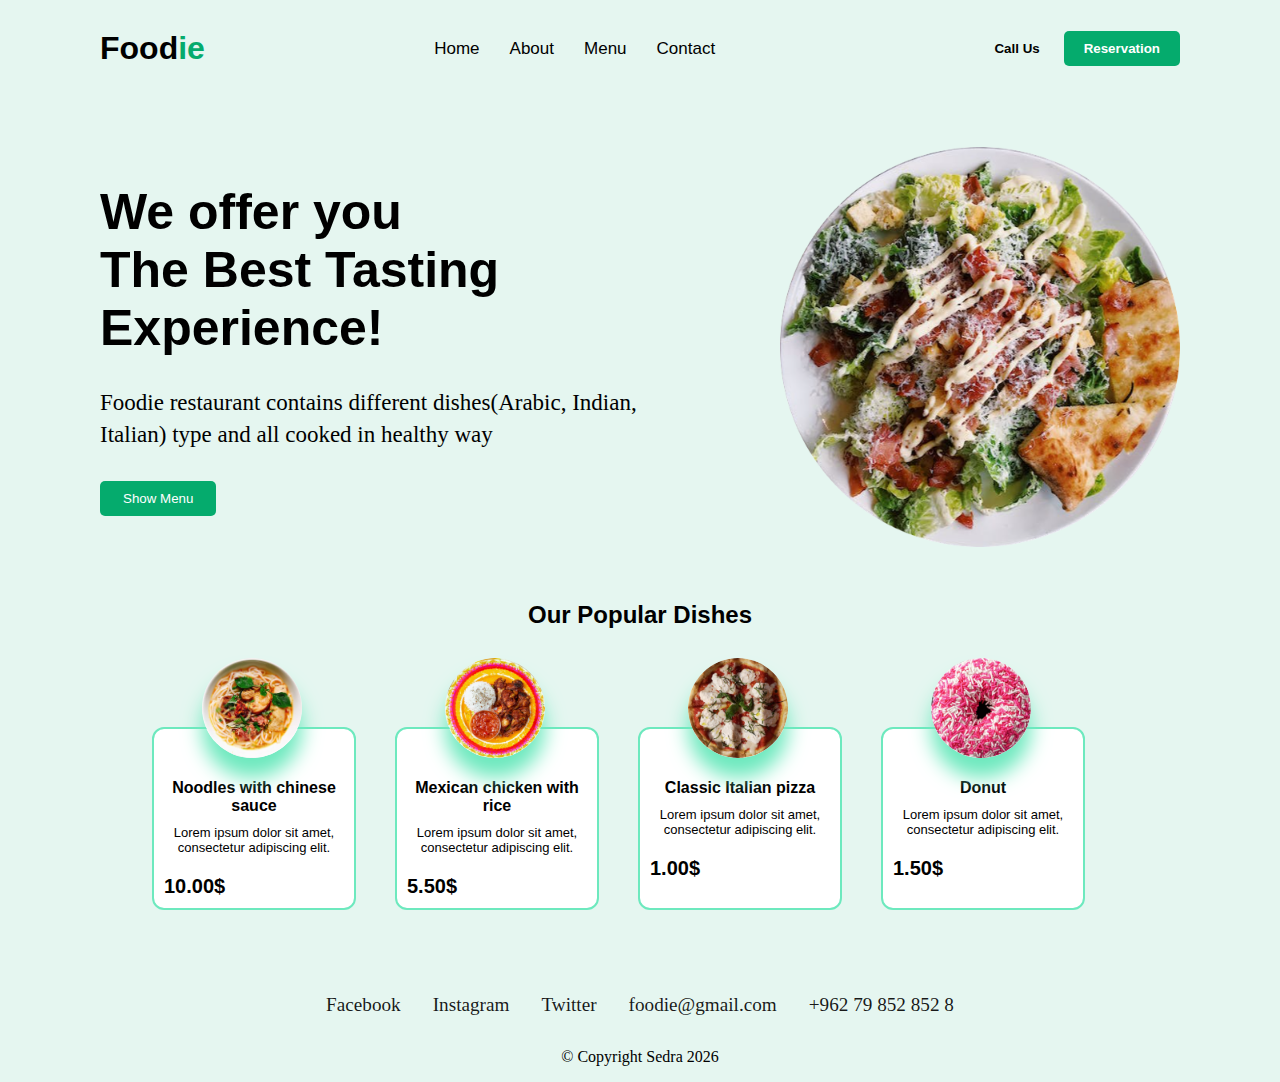
<file: index.html>
<!DOCTYPE html>
<html lang="en">

<head>
    <meta charset="UTF-8">
    <meta http-equiv="X-UA-Compatible" content="IE=edge">
    <meta name="viewport" content="width=device-width, initial-scale=1.0">
    <title>Foodie</title>
    <link rel="stylesheet" href="./style/style.css">
</head>

<body>

    <header>
        <div class="nav">
            <div class="logo">

                <a href="./index.html">
                    <h1>Food<b>ie</b></h1>
                </a>
            </div>
            <ul>
                <li><a href="./index.html">Home</a></li>
                <li><a href="./about.html">About</a></li>
                <li><a href="./menu.html">Menu</a></li>
                <li><a href="./contact.html">Contact</a></li>
            </ul>
            <div>
                <input class="call" type="submit" value="Call Us" name="callus">
                <input class="reserv" type="submit" value="Reservation" name="reservation">
            </div>
        </div>

    </header>
    <main>
        <div class="grid">
            <div class="content">
                <div class="content-left">
                    <div class="description">
                        <h2>We offer you <br> The Best Tasting Experience!</h2>
                        <p>Foodie restaurant contains different dishes(Arabic, Indian, Italian) type and all cooked in
                            healthy way</p>
                    </div>
                    <button> Show Menu</button>
                </div>
                <div class="content-right">
                    <img src="./assets/hero.png">
                </div>
            </div>
        </div>

        <h3 class="popular-title">Our Popular Dishes</h3>
        <div class="category">
            <div class="list-items">
                <div class="card-list">
                    <div class="card">
                        <img src="./assets/noodels.png">
                        <div class="food-title">
                            <h1>Noodles with chinese sauce</h1>
                        </div>
                        <div class="desc-food">
                            <p>Lorem ipsum dolor sit amet, consectetur adipiscing elit.
                            <p>
                        </div>
                        <div class="price">
                            <span>10.00$</span>
                        </div>
                    </div>

                    <div class="card">
                        <img src="./assets/maxican.png">
                        <div class="food-title">
                            <h1>Mexican chicken with rice</h1>
                        </div>
                        <div class="desc-food">
                            <p>Lorem ipsum dolor sit amet, consectetur adipiscing elit.
                            <p>
                        </div>
                        <div class="price">
                            <span>5.50$</span>
                        </div>
                    </div>

                    <div class="card">
                        <img src="./assets/pizza.png">
                        <div class="food-title">
                            <h1>Classic Italian pizza</h1>
                        </div>
                        <div class="desc-food">
                            <p>Lorem ipsum dolor sit amet, consectetur adipiscing elit.
                            <p>
                        </div>
                        <div class="price">
                            <span>1.00$</span>
                        </div>
                    </div>

                    <div class="card">
                        <img src="./assets/donut.png">
                        <div class="food-title">
                            <h1>Donut</h1>
                        </div>
                        <div class="desc-food">
                            <p>Lorem ipsum dolor sit amet, consectetur adipiscing elit.
                            <p>
                        </div>
                        <div class="price">
                            <span>1.50$</span>
                        </div>
                    </div>


                </div>
            </div>
        </div>

    </main>



    <footer>
        <ul>

            <li><a href="https://web.facebook.com/?_rdc=1&_rdr">Facebook</a></li>
            <li><a href="https://www.instagram.com/">Instagram</a></li>
            <li><a href="https://twitter.com/?lang=en">Twitter</a></li>
            <li><a href="#">foodie@gmail.com</a></li>
            <li><a href="#">+962 79 852 852 8</a></li>
        </ul>

        <p>
            &copy; Copyright Sedra
            <script>
                document.write(new Date().getFullYear());
            </script>
        </p>
    </footer>

</body>

</html>
</file>
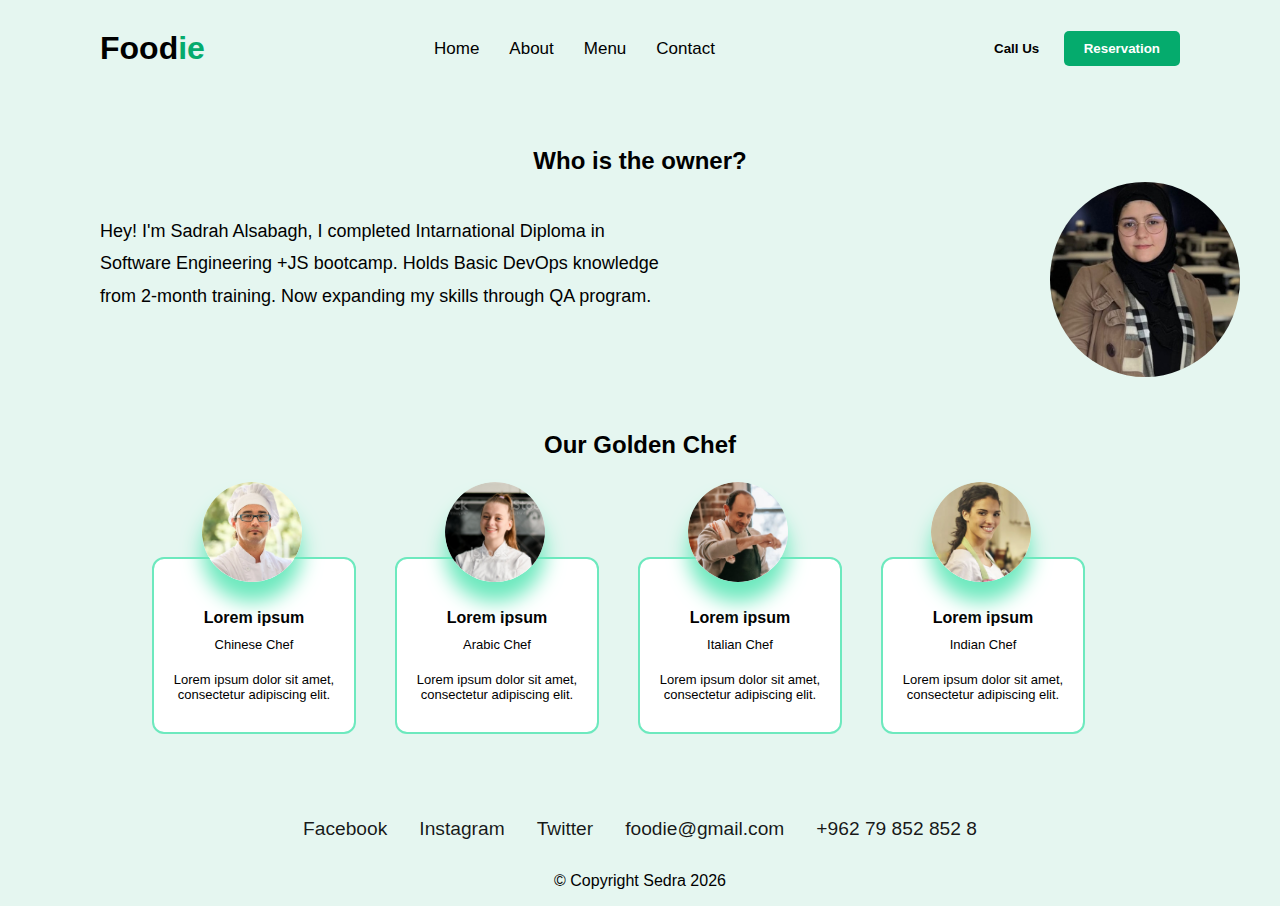
<file: about.html>
<!DOCTYPE html>
<html lang="en">

<head>
    <meta charset="UTF-8">
    <meta http-equiv="X-UA-Compatible" content="IE=edge">
    <meta name="viewport" content="width=device-width, initial-scale=1.0">
    <title>Foodie</title>
    <link rel="stylesheet" href="./style/about.css">
</head>

<body>
    <header>
        <div class="nav">
            <div class="logo">
                <a href="./index.html">
                    <h1>Food<b>ie</b></h1>
                </a>
            </div>
            <ul>
                <li><a href="./index.html">Home</a></li>
                <li><a href="./about.html">About</a></li>
                <li><a href="./menu.html">Menu</a></li>
                <li><a href=./contact.html">Contact</a></li>
            </ul>
            <div>
                <input class="call" type="submit" value="Call Us" name="callus">
                <input class="reserv" type="submit" value="Reservation" name="reservation">
            </div>
        </div>

    </header>

    <main>
        <div class="sedra">
            <h2>Who is the owner?</h2>
            <p>Hey! I'm Sadrah Alsabagh, I completed Intarnational Diploma in <br>Software Engineering +JS bootcamp.
                Holds
                Basic DevOps knowledge <br>from 2-month training.
                Now expanding my skills through QA program.
            </p>
            <img class="sedra-img" src="./assets/sedra.jpeg">
        </div>

        <h3 class="popular-title">Our Golden Chef</h3>
        <div class="category">
            <div class="list-items">
                <div class="card-list">
                    <div class="card">
                        <img src="./assets/chef.png">
                        <div class="food-title">
                            <h1>Lorem ipsum</h1>
                        </div>
                        <div class="desc-food">
                            <p>Chinese Chef
                            <p>
                            <p>Lorem ipsum dolor sit amet, consectetur adipiscing elit.
                            <p>
                        </div>

                    </div>

                    <div class="card">
                        <img src="./assets/arabic.png">
                        <div class="food-title">
                            <h1>Lorem ipsum</h1>
                        </div>
                        <div class="desc-food">
                            <p>Arabic Chef
                            <p>
                            <p>Lorem ipsum dolor sit amet, consectetur adipiscing elit.
                            <p>

                        </div>

                    </div>

                    <div class="card">
                        <img src="./assets/italian.png">
                        <div class="food-title">
                            <h1>Lorem ipsum</h1>
                        </div>
                        <div class="desc-food">
                            <p>Italian Chef
                            <p>
                            <p>Lorem ipsum dolor sit amet, consectetur adipiscing elit.
                            <p>
                        </div>
                    </div>

                    <div class="card">
                        <img src="./assets/indian.png">
                        <div class="food-title">
                            <h1>Lorem ipsum</h1>
                        </div>
                        <div class="desc-food">
                            <p>Indian Chef
                            <p>
                            <p>Lorem ipsum dolor sit amet, consectetur adipiscing elit.
                            <p>
                        </div>
                    </div>
                </div>
            </div>
        </div>

    </main>
    <footer>
        <footer>
            <ul>

                <li><a href="https://web.facebook.com/?_rdc=1&_rdr">Facebook</a></li>
                <li><a href="https://www.instagram.com/">Instagram</a></li>
                <li><a href="https://twitter.com/?lang=en">Twitter</a></li>
                <li><a href="#">foodie@gmail.com</a></li>
                <li><a href="#">+962 79 852 852 8</a></li>
            </ul>

            <p>
                &copy; Copyright Sedra
                <script>
                    document.write(new Date().getFullYear());
                </script>
            </p>
        </footer>
    </footer>
</body>

</html>
</file>
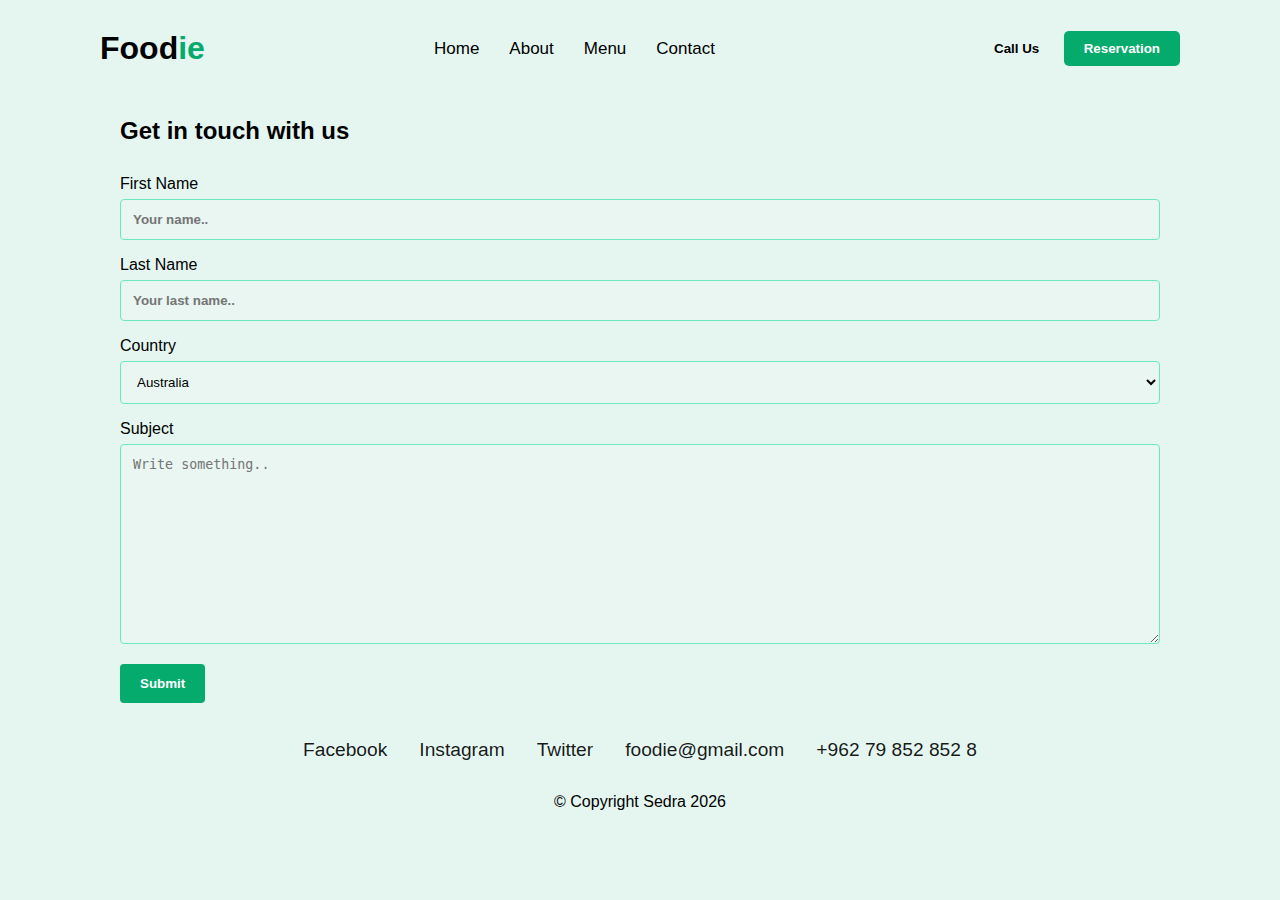
<file: contact.html>
<!DOCTYPE html>
<html lang="en">

<head>
    <meta charset="YTF-8">
    <meta http-equiv="X-UA-Compatible" content="IE=edge">
    <meta name="viewport" content="width=device-width,initial-scale=1.0">
    <title>Foodie</title>
    <link rel="icon" type="image/x-icon" href="crispy.png">
    <link rel="stylesheet" href="./style/contact.css">
</head>

<body>

    <header>
        <div class="nav">
            <div class="logo">
                <a href="./index.html">
                    <h1>Food<b>ie</b></h1>
                </a>
            </div>
            <ul>
                <li><a href="./index.html">Home</a></li>
                <li><a href="./about.html">About</a></li>
                <li><a href="./menu.html">Menu</a></li>
                <li><a href="./contact.html">Contact</a></li>
            </ul>
            <div>
                <input class="call" type="submit" value="Call Us" name="callus">
                <input class="reserv" type="submit" value="Reservation" name="reservation">
            </div>
        </div>

    </header>

    <main>
        <h3>Get in touch with us</h3>

        <div class="container">
            <form action="/action_page.php">
                <label for="fname">First Name</label>
                <input type="text" id="fname" name="firstname" placeholder="Your name..">

                <label for="lname">Last Name</label>
                <input type="text" id="lname" name="lastname" placeholder="Your last name..">

                <label for="country">Country</label>
                <select id="country" name="country">
                    <option value="australia">Australia</option>
                    <option value="canada">Canada</option>
                    <option value="usa">USA</option>
                </select>

                <label for="subject">Subject</label>
                <textarea id="subject" name="subject" placeholder="Write something.." style="height:200px"></textarea>

                <input class="from-submit" type="submit" value="Submit">
            </form>
        </div>
    </main>

    <footer>
        <ul>

            <li><a href="https://web.facebook.com/?_rdc=1&_rdr">Facebook</a></li>
            <li><a href="https://www.instagram.com/">Instagram</a></li>
            <li><a href="https://twitter.com/?lang=en">Twitter</a></li>
            <li><a href="#">foodie@gmail.com</a></li>
            <li><a href="#">+962 79 852 852 8</a></li>
        </ul>

        <p>
            &copy; Copyright Sedra
            <script>
                document.write(new Date().getFullYear());
            </script>
        </p>
    </footer>
</body>

</html>

<!-- This form copied from W3school -->
</file>
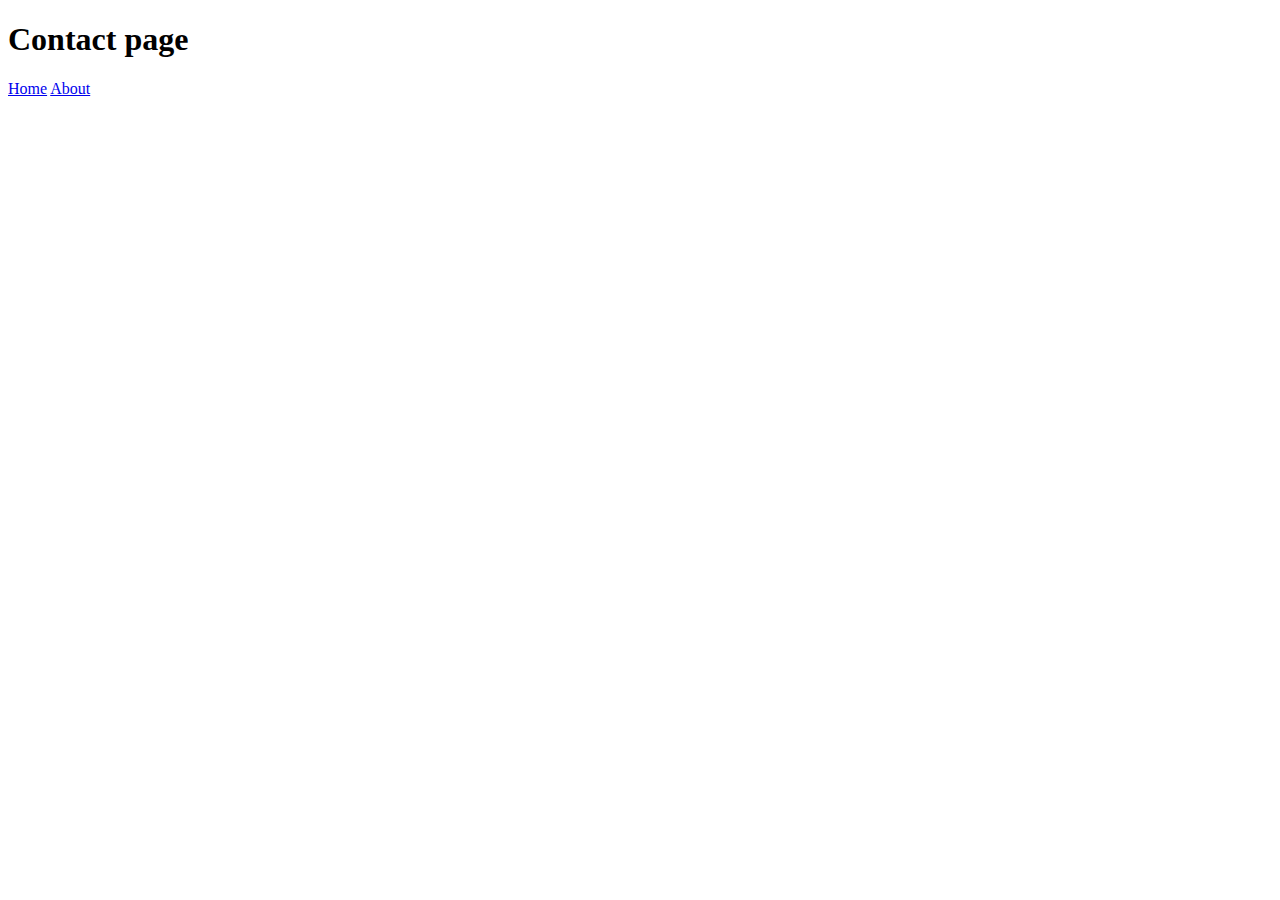
<file: code/contact.html>
<!DOCTYPE html>
<html lang="en">
<head>
    <meta charset="YTF-8">
    <meta http-equiv="X-UA-Compatible" content="IE=edge">
    <meta name ="viewport" content="width=device-width,initial-scale=1.0">
    <title>Crispy restaurent</title>
    <link rel="icon" type="image/x-icon" href="crispy.png">
</head>
<body>
<h1>Contact page</h1>
<a class="active" href="./index.html">Home</a>
<a href="./about.html">About</a>
</body>
</html>
</file>
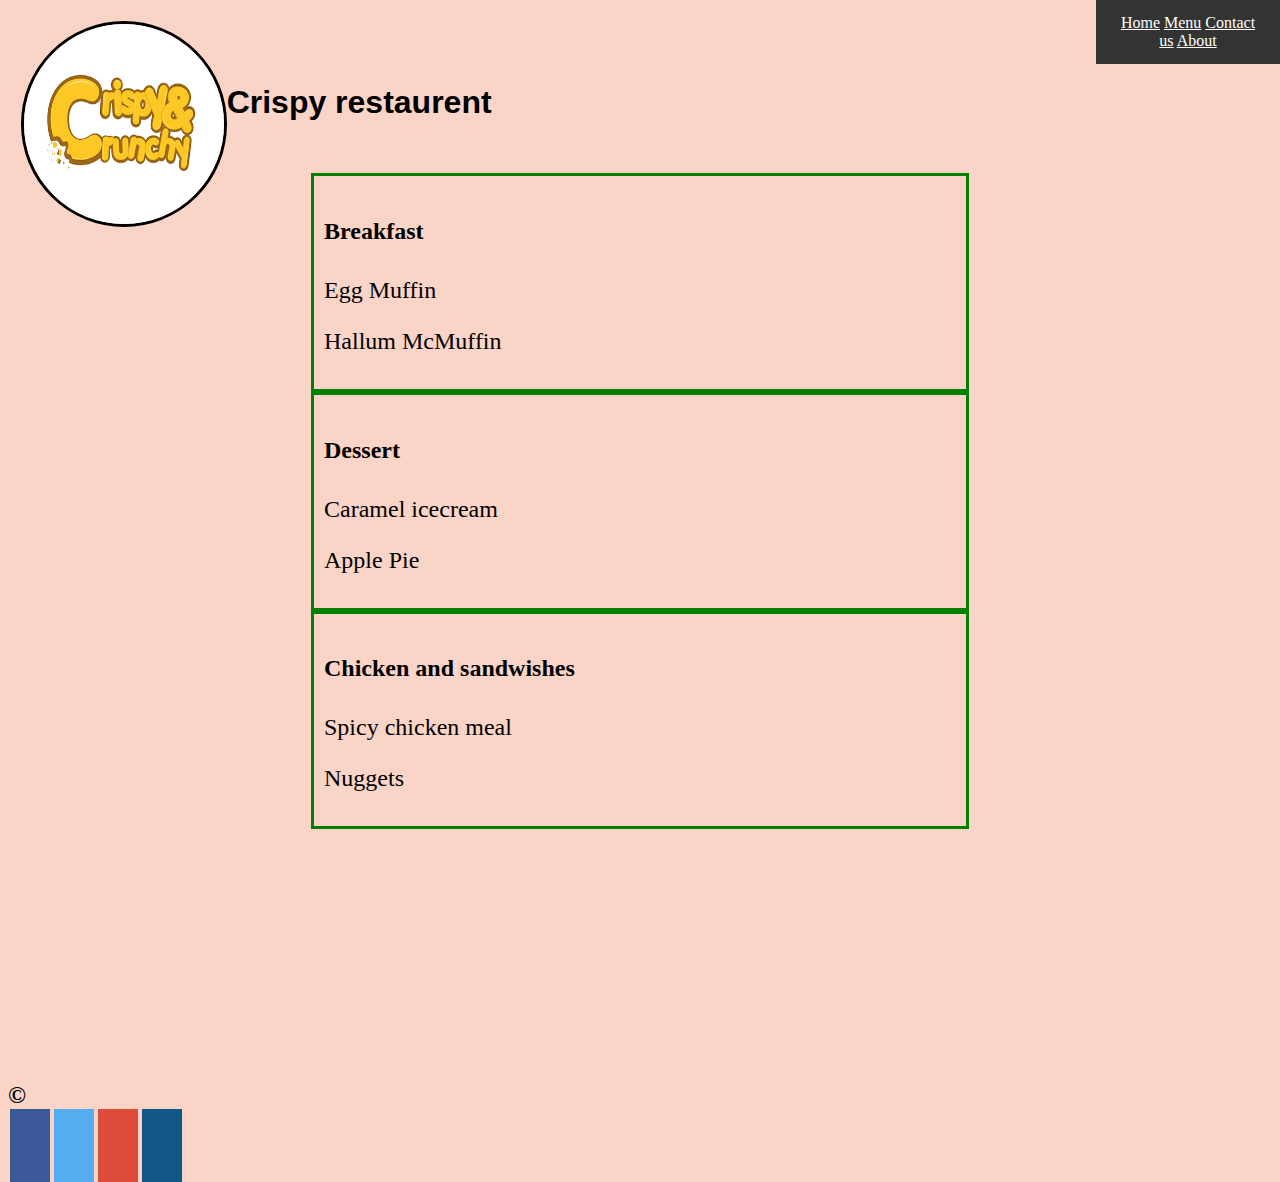
<file: code/menu.html>
<!DOCTYPE html>
<html lang="en">
<head>
    <meta charset="YTF-8">
    <meta http-equiv="X-UA-Compatible" content="IE=edge">
    <meta name ="viewport" content="width=device-width,initial-scale=1.0">
    <title>Crispy restaurent</title> 
    <link rel="icon" type="image/x-icon" href="crispy.png">
    <link rel="stylesheet" href="styleMenu.css">
</head>

<body>
    <header>
      <div class="container" >
        <img src="./asset/crispy.png" alt="Logo" width="200 px" height="200px" id="Logo">
       <h1 id="ResturantName">Crispy restaurent </h1>
       </div>
       <br>
       <div class="topnav">
        <a class="active" href="./index.html" >Home</a>
        <a href="./menu.html">Menu</a>
        <a href="./contact.html">Contact us</a>
        <a href="./about.html">About</a>
        
        
      </div> 
      
</header>

<main>
    <div class="center">
     
          <h4>Breakfast</h4>
          <p>Egg Muffin</p>
          <p >Hallum McMuffin</p>
        </div>

        <div class="center">
         
              <h4 class="text-center quicksand-font text-uppercase">Dessert</h4>
              <p>Caramel icecream</p>
              <p>Apple Pie</p>
            </div>

            <div class="center">
                
                  <h4 >Chicken and sandwishes</h4>
                  <p>Spicy chicken meal</p>
                  <p>Nuggets</p>
                </div>

</main>
<footer>
    <h2>&copy;</h2>
    <style>
        .fa {
          padding: 20px;
          font-size: 30px;
          width: 50px;
          text-align: center;
          text-decoration: none;
          margin: 5px 2px;
        }
        
        .fa:hover {
            opacity: 0.7;
        }
        
        .fa-facebook {
          background: #3B5998;
          color: white;
        }
        
        .fa-twitter {
          background: #55ACEE;
          color: white;
        }
        
        .fa-google {
          background: #dd4b39;
          color: white;
        }
        .fa-instagram {
  background: #125688;
  color: white;
}
</style>
<a href="#" class="fa fa-facebook"></a>
<a href="#" class="fa fa-twitter"></a>
<a href="#" class="fa fa-google"></a>
<a href="#" class="fa fa-instagram"></a>
</footer>
</body>
</html>
</file>
<file: style/style.css>
*,
  ::after,
  ::before {
    margin: 0;
    padding: 0;
    box-sizing: border-box;
  }

  body {
    margin: 0 100px;
    background-color: #e5f6f0;
  }


  /* Navbar */
  .nav {
    width: 100%;
    display: flex;
    justify-content: space-between;
    align-items: center;
    padding: 30px 0;
  }

  .nav .logo h1 {
    font-weight: 600;
    font-family: sans-serif;
    color: #000000;
  }

  .nav .logo b {
    color: #05AB6D;
  }

  a {
    text-decoration: none;
  }

  .nav ul {
    display: flex;
    list-style: none;
  }

  .nav ul li {
    margin-right: 30px;
  }

  .nav ul li a {
    text-decoration: none;
    color: #000000;
    font-weight: 500;
    font-family: sans-serif;
    font-size: 17px;
  }

  .nav ul li a:hover {
    text-transform: uppercase;
    border-radius: 45px;
    padding: 7px;
    margin-top: 10px;
    color: #05AB6D;
  }

  input {
    padding: 10px 20px;
    cursor: pointer;
    font-weight: 600;
  }

  .call {
    background: transparent;
    border: none;
  }

  .reserv {
    background-color: #05AB6D;
    color: #ffffff;
    outline: none;
    border: none;
    border-radius: 5px;
  }


  /* Hero Section */
  .content {
    display: grid;
    grid-template-columns: 50% auto;
    gap: 30px;
    margin-top: 50px;
    align-items: center;
    justify-content: space-between;
    width: 100%;
  }

  .content .content-left {
    display: block;
    width: 100%;
  }

  .content .content-left .description {
    max-width: 100%;
    display: flex;
    flex-direction: column;
  }

  .content .content-left .description h2 {
    font-size: 50px;
    font-family: sans-serif;
    margin-bottom: 30px;
  }

  .content .content-left .description p {
    font-size: 23px;
    line-height: 2pc;
    margin-bottom: 30px;
  }

  .content .content-left button {
    padding: 10px 23px;
    background-color: #05AB6D;
    color: #ffffff;
    border-radius: 5px;
    border: none;
    cursor: pointer;
  }

  .content .content-right img {
    width: 400px;
    height: auto;
    position: relative;
    animation: rotate 10s linear infinite;
    user-select: none;
  }

  @keyframes rotate {
    0% {
      transform: rotate(0deg);
    }

    100% {
      transform: rotate(360deg);
    }
  }


  /* Poular dishes section */
  .popular-title {
    margin-top: 50px;
    text-align: center;
    font-weight: 600;
    font-size: 24px;
    font-family: sans-serif;
    color: #000000;
  }



  .category {
    width: 100%;
    display: flex;
    margin-top: 100px;
    justify-content: center;
  }

  .category .list-items {
    width: 90%;
    position: relative;
  }

  .category .list-items {
    font-size: 20px;
    font-weight: 600;
    font-family: sans-serif;
    margin-bottom: 70px;
  }

  .category .list-items .card-list {
    display: grid;
    grid-template-columns: repeat(4, 1fr);
  }

  .category .list-items .card {
    width: 200px;
    height: auto;
    display: block;
    padding: 10px;
    border-radius: 10px;
    position: relative;
    background: #ffffff;
    outline: 2px solid #6de9be;
  }

  .category .card-list .card img {
    width: 100px;
    height: auto;
    bottom: 150px;
    right: 26%;
    object-fit: cover;
    object-position: center;
    background-repeat: no-repeat;
    position: absolute;
    box-shadow: 0 20px 20px #6de9be;
    border-radius: 50%;
  }

  .category .card-list .card .food-title {
    padding: 40px 0 10px;
  }

  .category .card-list .card .food-title h1 {
    text-align: center;
    font-weight: bold;
    font-size: 16px;
    font-family: sans-serif;
  }

  .category .card-list .card .desc-food p {
    font-size: 13px;
    text-align: center;
    font-weight: 500;
    margin-bottom: 20px;
    font-family: sans-serif;
  }

  .category .card .price {
    display: flex;
    align-items: center;
    justify-content: space-between;
  }


  /* Footer */
  footer p {
    padding: 0;
    font-size: 13.3333px;
    color: rgb(0, 0, 0);
    margin: 16px 0;
    font-size: 16px;
  }

  footer ul {
    list-style: none;
    display: flex;
    margin: 16px 0;
  }

  footer ul li a {
    padding: 16px;
    text-decoration: none;
    color: rgba(3, 3, 3, 0.904);
    transition: 100ms;
  }

  footer ul li a:hover {
    color: #05AB6D;
    text-transform: uppercase;
  }

  footer {
    width: 100%;
    color: #fff;
    display: grid;
    place-items: center;
    padding: 0;
    font-size: 19.2px;
  }
</file>
<file: style/about.css>
*,
::after,
::before {
  margin: 0;
  padding: 0;
  box-sizing: border-box;
}

body {
  margin: 0 100px;
  background-color: #e5f6f0;
  font-family: sans-serif;
}


/* Navbar */
.nav {
  width: 100%;
  display: flex;
  justify-content: space-between;
  align-items: center;
  padding: 30px 0;
}

.nav .logo h1 {
  font-weight: 600;
  color: #000000;
}

.nav .logo b {
  color: #05AB6D;
}

a {
  text-decoration: none;
}

.nav ul {
  display: flex;
  list-style: none;
}

.nav ul li {
  margin-right: 30px;
}

.nav ul li a {
  text-decoration: none;
  color: #000000;
  font-weight: 500;
  font-size: 17px;
}

.nav ul li a:hover {
  text-transform: uppercase;
  border-radius: 45px;
  padding: 7px;
  margin-top: 10px;
  color: #05AB6D;
}

input {
  padding: 10px 20px;
  cursor: pointer;
  font-weight: 600;
}

.call {
  background: transparent;
  border: none;
}

.reserv {
  background-color: #05AB6D;
  color: #ffffff;
  outline: none;
  border: none;
  border-radius: 5px;
}


.sedra img {
  width: 190px;
  height: auto;
  border-radius: 50%;
  margin-top: -130px;
  margin-left: 950px;
}

.sedra h2 {
  margin-top: 50px;
  text-align: center;
  font-weight: 600;
  font-size: 24px;
  color: #000000;
}

.sedra p {
  margin-top: 40px;
  font-size: 18px;
  line-height: 1.8;
}

/* Golden chef section */
.popular-title {
  margin-top: 50px;
  text-align: center;
  font-weight: 600;
  font-size: 24px;
  color: #000000;
}

.category {
  width: 100%;
  display: flex;
  margin-top: 100px;
  justify-content: center;
}

.category .list-items {
  width: 90%;
  position: relative;
}

.category .list-items {
  font-size: 20px;
  font-weight: 600;
  margin-bottom: 70px;
}

.category .list-items .card-list {
  display: grid;
  grid-template-columns: repeat(4, 1fr);
}

.category .list-items .card {
  width: 200px;
  height: auto;
  display: block;
  padding: 10px;
  border-radius: 10px;
  position: relative;
  background: #ffffff;
  outline: 2px solid #6de9be;
}

.category .card-list .card img {
  width: 100px;
  height: auto;
  bottom: 150px;
  right: 26%;
  object-fit: cover;
  object-position: center;
  background-repeat: no-repeat;
  position: absolute;
  box-shadow: 0 20px 20px #6de9be;
  border-radius: 50%;
}

.category .card-list .card .food-title {
  padding: 40px 0 10px;
}

.category .card-list .card .food-title h1 {
  text-align: center;
  font-weight: bold;
  font-size: 16px;
}

.category .card-list .card .desc-food p {
  font-size: 13px;
  text-align: center;
  font-weight: 500;
  margin-bottom: 20px;
}

.category .card .price {
  display: flex;
  align-items: center;
  justify-content: space-between;
}


/* Footer */
footer p {
  padding: 0;
  font-size: 13.3333px;
  color: rgb(0, 0, 0);
  margin: 16px 0;
  font-size: 16px;
}

footer ul {
  list-style: none;
  display: flex;
  margin: 16px 0;
}

footer ul li a {
  padding: 16px;
  text-decoration: none;
  color: rgba(3, 3, 3, 0.904);
  transition: 100ms;
}

footer ul li a:hover {
  color: #05AB6D;
  text-transform: uppercase;
}

footer {
  width: 100%;
  color: #fff;
  display: grid;
  place-items: center;
  padding: 0;
  font-size: 19.2px;
}
</file>
<file: style/contact.css>
*,
::after,
::before {
  margin: 0;
  padding: 0;
  box-sizing: border-box;
}

body {
  margin: 0 100px;
  background-color: #e5f6f0;
  font-family: sans-serif;
}


/* Navbar */
.nav {
  width: 100%;
  display: flex;
  justify-content: space-between;
  align-items: center;
  padding: 30px 0;
}

.nav .logo h1 {
  font-weight: 600;
  color: #000000;
}

.nav .logo b {
  color: #05AB6D;
}

a {
  text-decoration: none;
}

.nav ul {
  display: flex;
  list-style: none;
}

.nav ul li {
  margin-right: 30px;
}

.nav ul li a {
  text-decoration: none;
  color: #000000;
  font-weight: 500;
  font-size: 17px;
}

.nav ul li a:hover {
  text-transform: uppercase;
  border-radius: 45px;
  padding: 7px;
  margin-top: 10px;
  color: #05AB6D;
}

input {
  padding: 10px 20px;
  cursor: pointer;
  font-weight: 600;
}

.call {
  background: transparent;
  border: none;
}

.reserv {
  background-color: #05AB6D;
  color: #ffffff;
  outline: none;
  border: none;
  border-radius: 5px;
}

/* Form */
input[type=text],
select,
textarea {
  width: 100%;
  padding: 12px;
  border: 1px solid #6de9be;
  border-radius: 4px;
  box-sizing: border-box;
  margin-top: 6px;
  margin-bottom: 16px;
  resize: vertical;
  background-color: #e9f6f1;
}

h3 {
  margin-top: 20px;
  margin-bottom: 10px;
  margin-left: 20px;
  font-size: 24px;
}

.from-submit {
  background-color: #05AB6D;
  ;
  color: white;
  padding: 12px 20px;
  border: none;
  border-radius: 4px;
  cursor: pointer;
}

.container {
  border-radius: 5px;
  padding: 20px;
}


/* Footer */
footer p {
  padding: 0;
  font-size: 13.3333px;
  color: rgb(0, 0, 0);
  margin: 16px 0;
  font-size: 16px;
}

footer ul {
  list-style: none;
  display: flex;
  margin: 16px 0;
}

footer ul li a {
  padding: 16px;
  text-decoration: none;
  color: rgba(3, 3, 3, 0.904);
  transition: 100ms;
}

footer ul li a:hover {
  color: #05AB6D;
  text-transform: uppercase;
}

footer {
  width: 100%;
  color: #fff;
  display: grid;
  place-items: center;
  padding: 0;
  font-size: 19.2px;
}
</file>
<file: code/styleMenu.css>
#Logo{
    border-radius: 50%;
    border: 3px solid black;
   float:left; 
}
#ResturantName{
    font-weight: bold;
    font-family:Impact, Haettenschweiler, 'Arial Narrow Bold', sans-serif;
    font-size: 200%;
    font-display: initial;
    margin-top: 5%;
}
   .container{
    width:100%;
    height:auto;
    padding:1%;
}
 .topnav{
  
    list-style-type: none;
    margin: 0;
    padding: 0;
    overflow: hidden;
  background-color: #333;
  float: left;


  display: block;
  color: white;
  text-align: center;
  padding: 14px 16px;
  text-decoration: none;
  position:fixed; 
  top:0 ;
  margin-left: 85%;

}
 a {
    color:white;
} 



main{
    font-size: 150%;
  
}
.center {
    margin: auto;
    width: 50%;
    border: 3px solid green;
    padding: 10px;
  }


body{
    background-color: rgb(250, 212, 199);
}

footer{
    margin-top: 20%;

}
</file>
